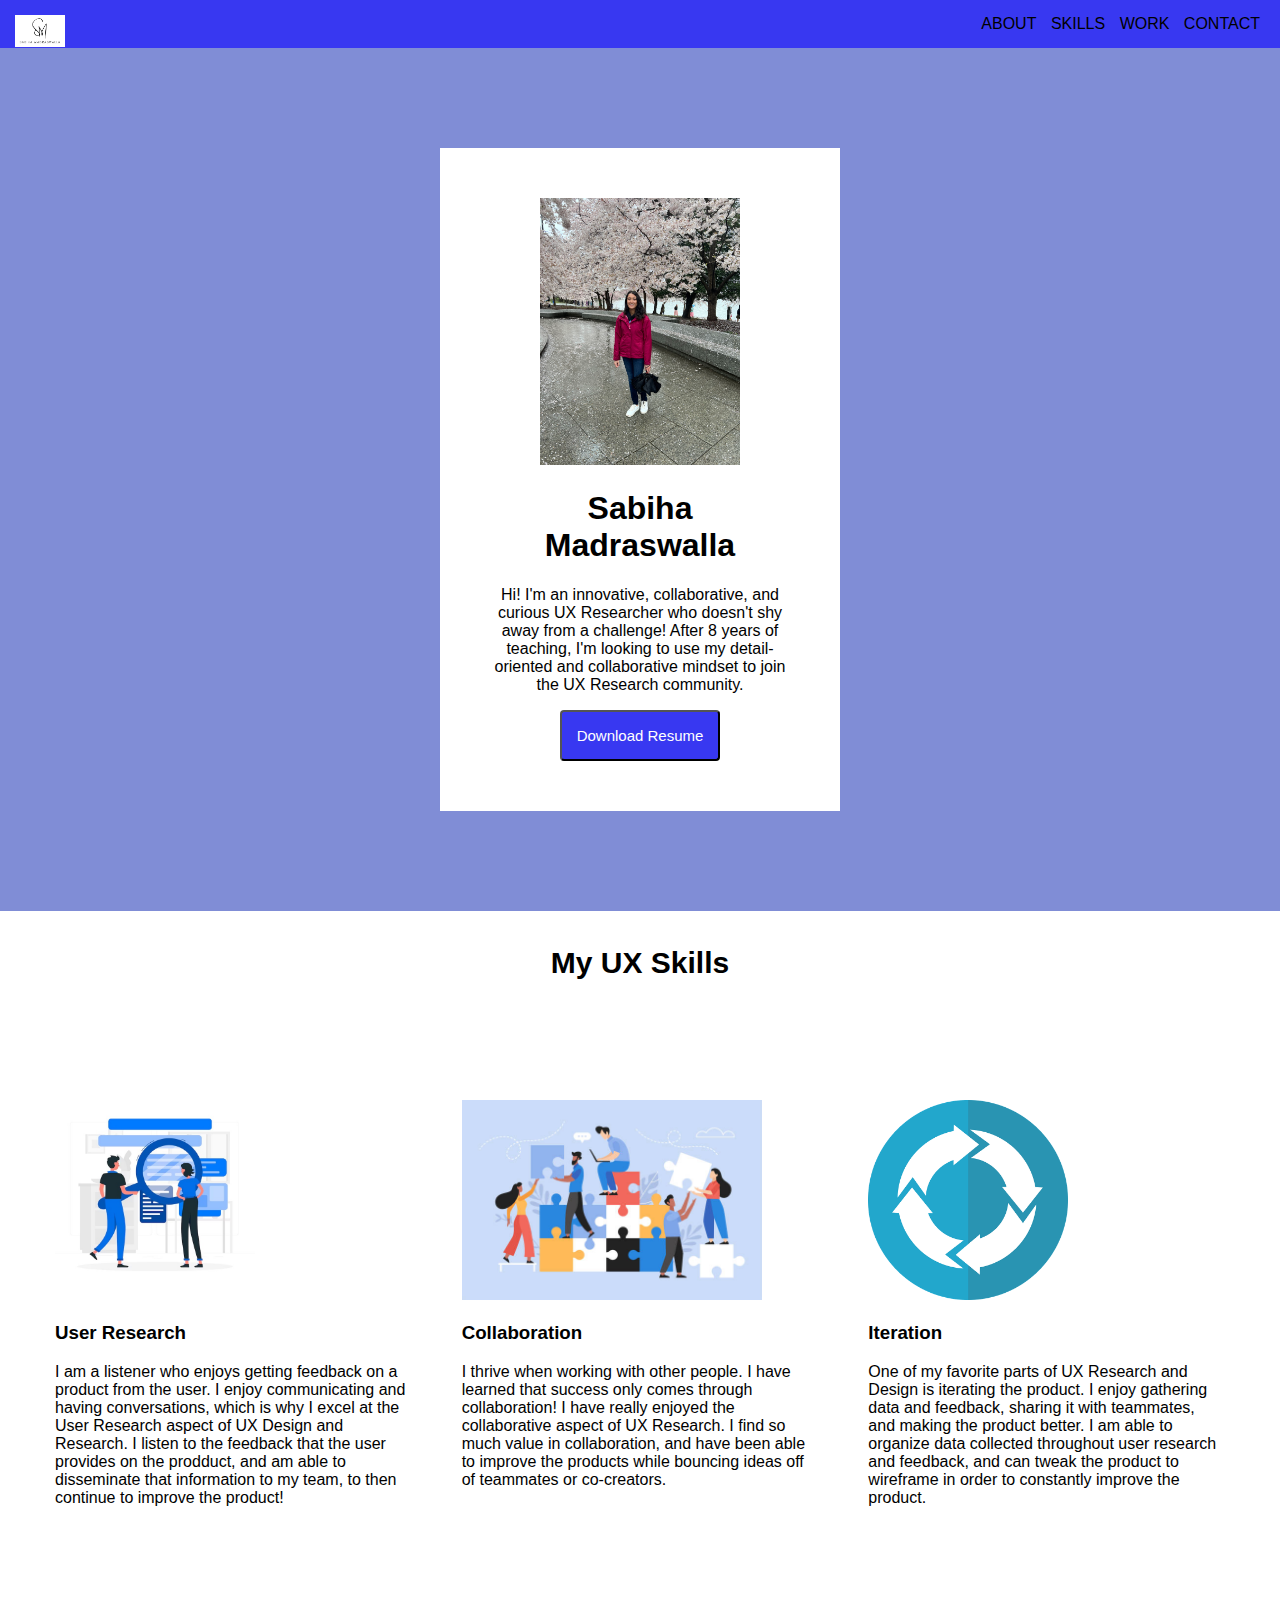
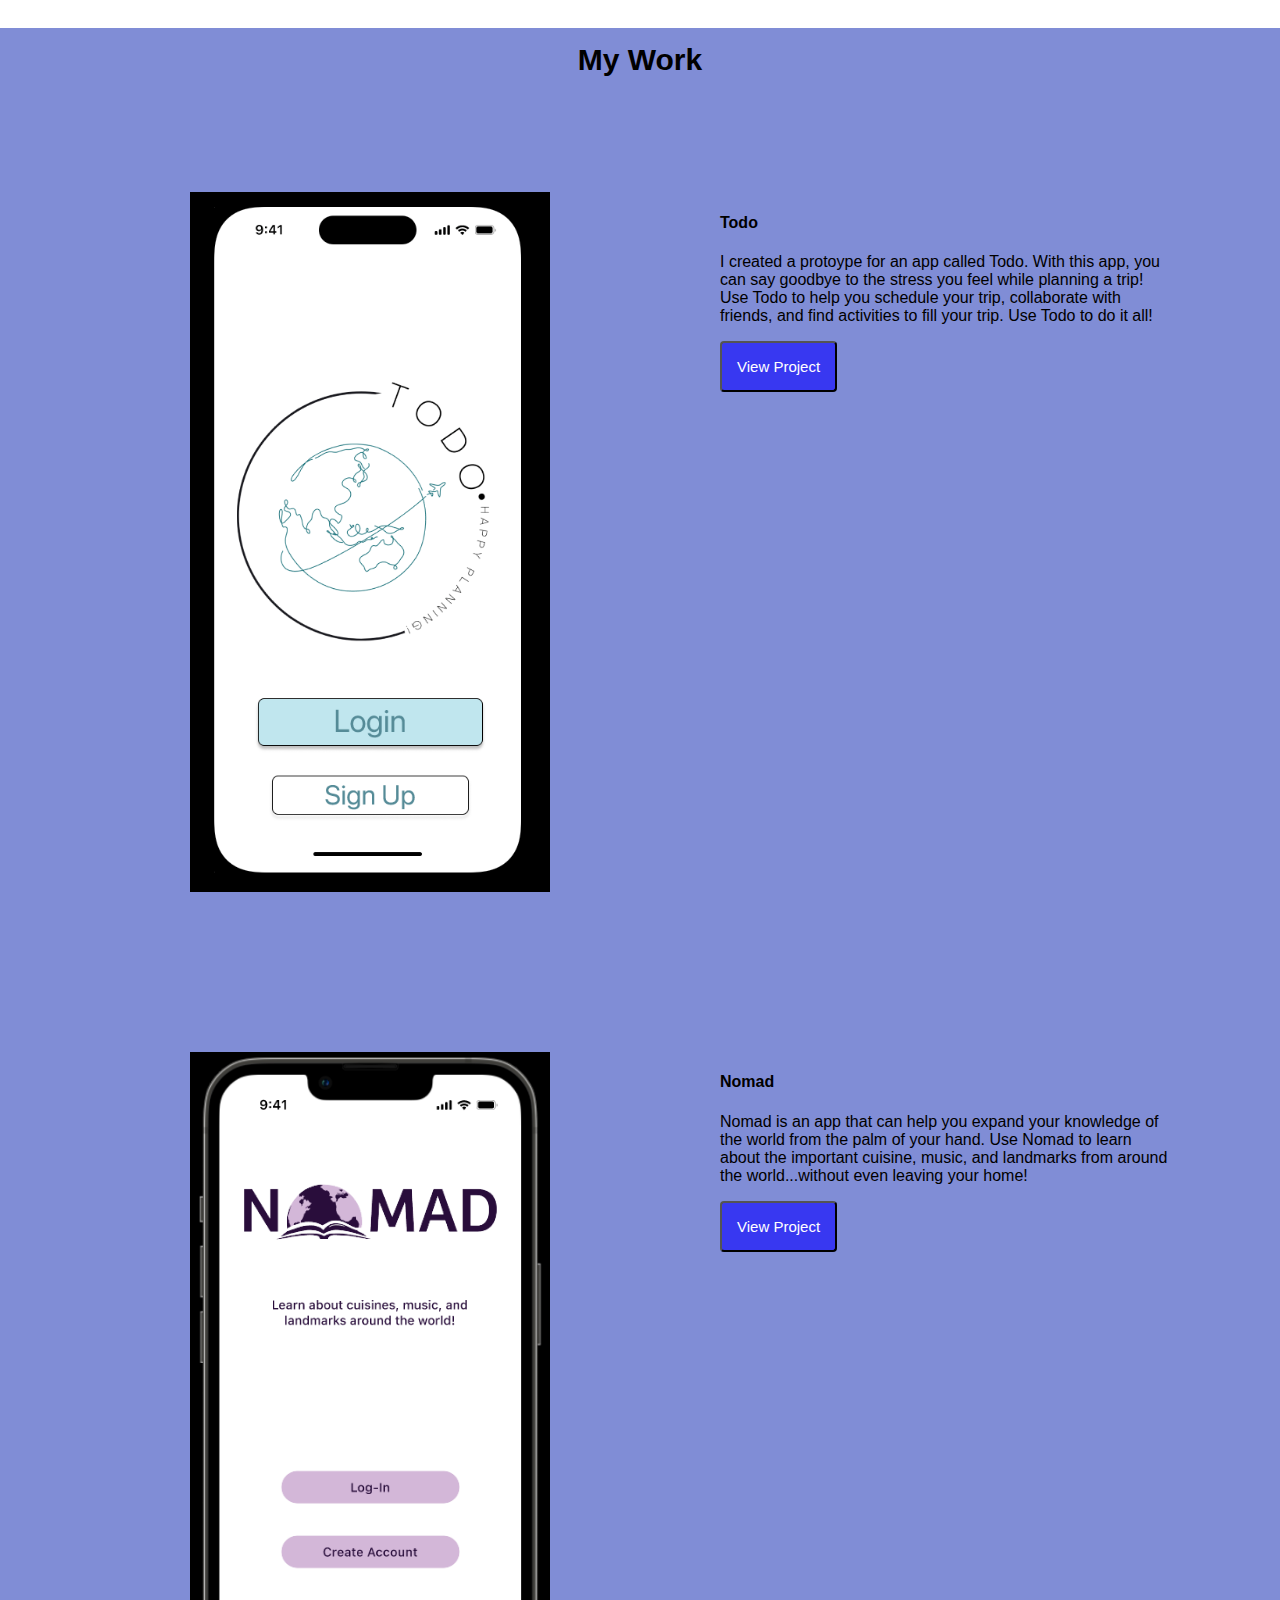
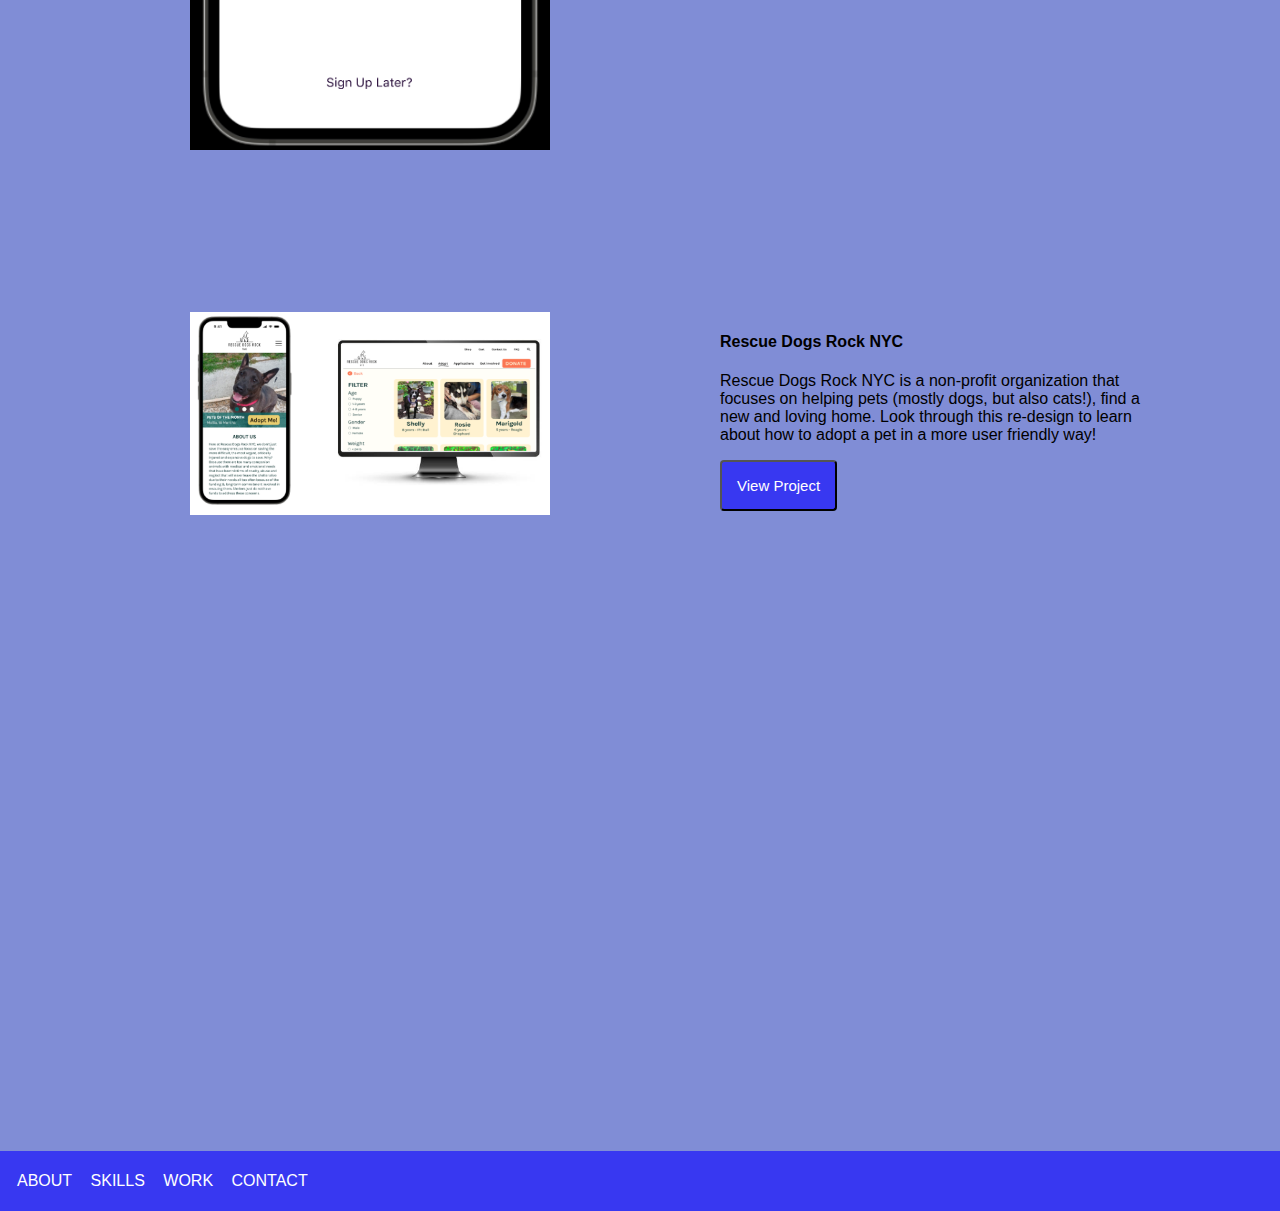
<file: index.html>
<!DOCTYPE html>
<html>
  <head>
    <title>Sabiha Madraswalla's UX Portfolio</title>
    <link href="css/style.css" type="text/css" rel="stylesheet">
  </head>
  <body>
    <header>
      <img id="logo" src="images/SM Portfolio Logo.png" width="50px">
        <li>ABOUT</li>
        <li>SKILLS</li>
        <li>WORK</li>
        <li>CONTACT</li>
      </ul>
    </header>
    <section class="heroImg">
      <div class="content">
        <img src="images/Profile Pic.jpg" width="200px">
        <h1>Sabiha Madraswalla</h1>
        <p>Hi! I'm an innovative, collaborative, and curious UX Researcher who doesn't shy away from a challenge! After 8 years of teaching, I'm looking to use my detail-oriented and collaborative mindset to join the UX Research community.</p>
        <button>Download Resume</button>
      </div>
    </section>
    <h1 class="heading">My UX Skills</h1>
    <section class="flexContainer">
      <div>
        <img src="images/User Research.jpeg" height="200px">
        <h3>User Research</h3>
        <p>I am a listener who enjoys getting feedback on a product from the user. I enjoy communicating and having conversations, which is why I excel at the User Research aspect of UX Design and Research. I listen to the feedback that the user provides on the prodduct, and am able to disseminate that information to my team, to then continue to improve the product!</p>
      </div>
      <div>
        <img src="images/collaboration.jpeg" height="200px">
        <h3>Collaboration</h3>
        <p>I thrive when working with other people. I have learned that success only comes through collaboration! I have really enjoyed the collaborative aspect of UX Research. I find so much value in collaboration, and have been able to improve the products while bouncing ideas off of teammates or co-creators. </p>
      </div>
      <div>
        <img src="images/iteration.webp" height="200px">
        <h3>Iteration</h3>
        <p>One of my favorite parts of UX Research and Design is iterating the product. I enjoy gathering data and feedback, sharing it with teammates, and making the product better. I am able to organize data collected throughout user research and feedback, and can tweak the product to wireframe in order to constantly improve the product.</p>
      </div>
    </section>

    <section class="myWork">
      <h1 class="heading">My Work</h1>
      <div class="workGrid">
        <div class="img1">
          <img src="images/Todo.png">
        </div>
        <div class="content1">
          <h4>Todo</h4>
          <p>I created a protoype for an app called Todo. With this app, you can say goodbye to the stress you feel while planning a trip! Use Todo to help you schedule your trip, collaborate with friends, and find activities to fill your trip. Use Todo to do it all! </p>
          <button>View Project</button>
        </div>
        <div class="img2">
          <img src="images/Nomad.png">
        </div>
        <div class="content2">
          <h4>Nomad</h4>
          <p>Nomad is an app that can help you expand your knowledge of the world from the palm of your hand. Use Nomad to learn about the important cuisine, music, and landmarks from around the world...without even leaving your home! </p>
          <button>View Project</button>
        </div>
        <div class="img3">
          <img src="images/RDRNYC.png">
        </div>
        <div class="content3">
          <h4>Rescue Dogs Rock NYC</h4>
          <p>Rescue Dogs Rock NYC is a non-profit organization that focuses on helping pets (mostly dogs, but also cats!), find a new and loving home. Look through this re-design to learn about how to adopt a pet in a more user friendly way!</p>
          <button>View Project</button>
        </div>
      </div>
    </section>
    <footer>
      <ul>
        <li>ABOUT</li>
        <li>SKILLS</li>
        <li>WORK</li>
        <li>CONTACT</li>
      </ul>
    </footer>
  </body>
</html>
</file>
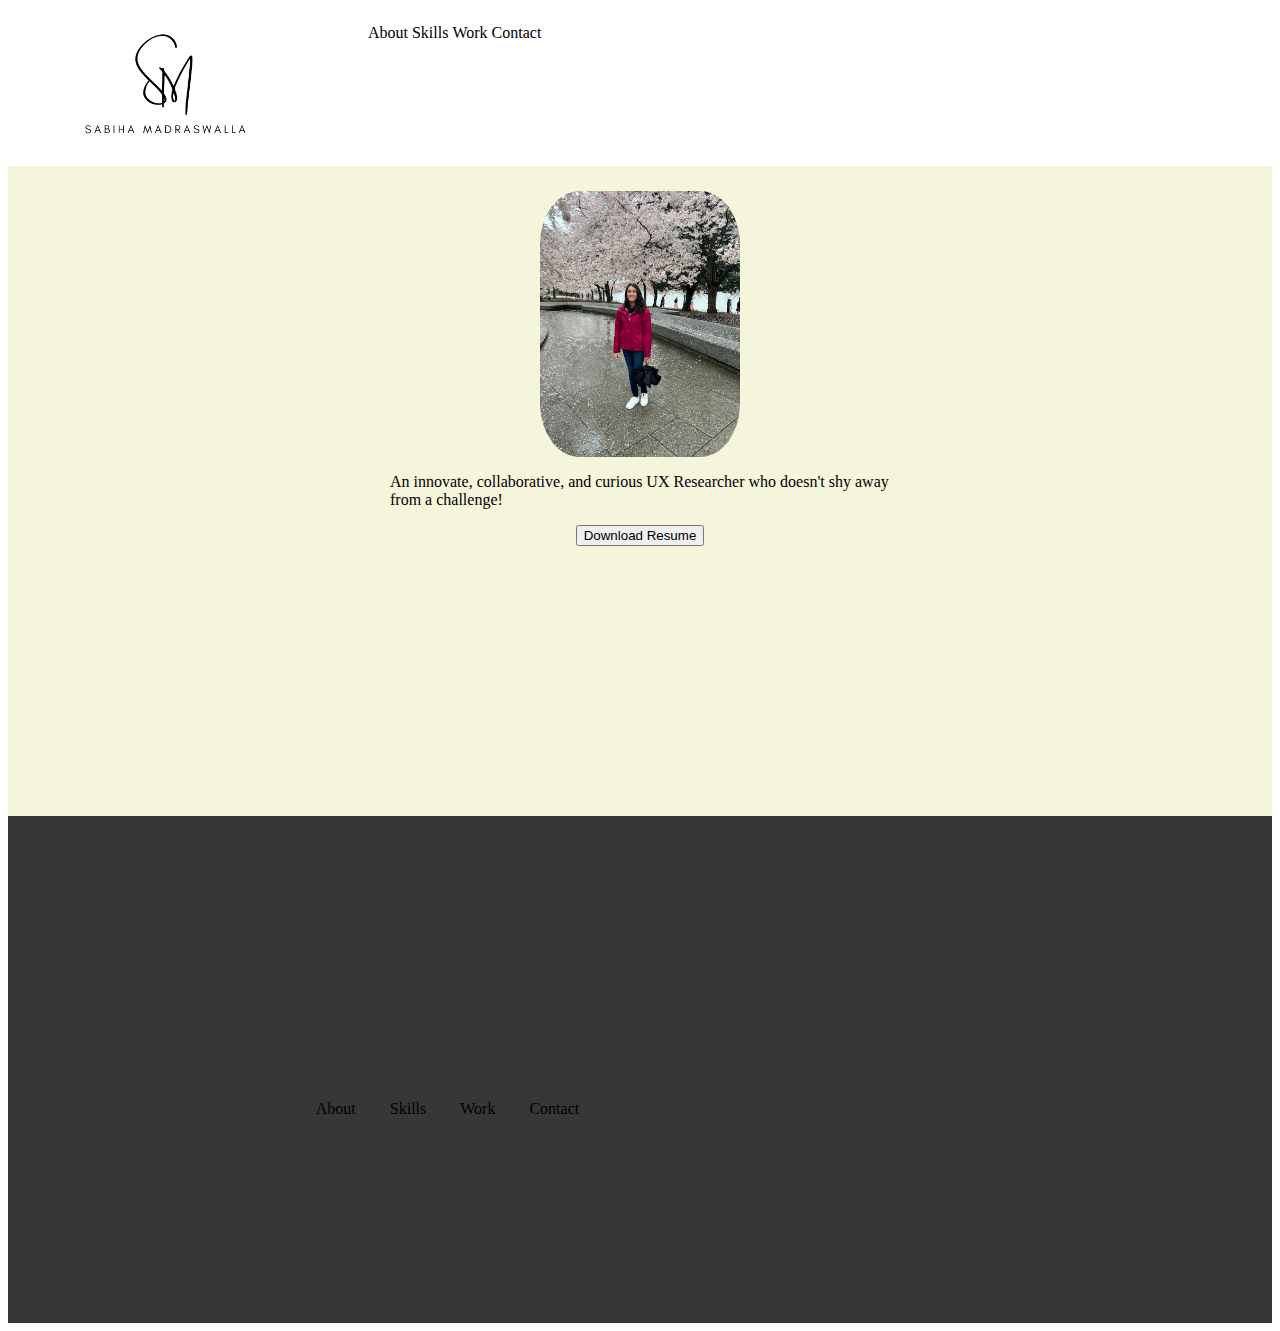
<file: Homepage/index.html>
<!DOCTYPE html>
<html lang="en">
<head>
    <meta charset="UTF-8">
    <meta name="viewport" content="width=device-width, initial-scale=1.0">
    <title>Sabiha Madraswalla Module 17</title>
    <link rel="stylesheet" type="text/css" href="css/style.css">
</head>
<body>
    <header class="navigation">
        <div class="inline-block logo">
            <img src="images/SM Portfolio Logo.png" width="200px">
        </div>
        <nav class="inline-block">
            <ul>
                <li class="inline-block">About</li>
                <li class="inline-block">Skills</li>
                <li class="inline-block">Work</li>
                <li class="inline-block">Contact</li>
            </ul>
        </nav>
    </header>    

    <section class="heroImg">
        <div class="content">
            <img id="Sabiha" src="images/Profile Pic.jpg" width="200px">
            <p>An innovate, collaborative, and curious UX Researcher who doesn't shy away from a challenge!</p>
            <button id="Button">Download Resume</button>
        </div>
    </section>

    <footer>
        <ul>
            <li class="inline-block">About</li>
            <li class="inline-block">Skills</li>
            <li class="inline-block">Work</li>
            <li class="inline-block">Contact</li>
        </ul>
    </footer>
</body>
</html>
</file>
<file: css/style.css>
body {
  margin: 0;
  font-family: 'Open Sans', sans-serif;
}
header {
  background-color: #3838f1;
  padding: 15px;
  text-align: right;
}
header ul {
  float: right;
  color: white;
  border-radius: 80px;

}
header li {
  display: inline-block;
  padding: 0px 5px;
}
header p {
  display: inline-block;
}
.heroImg {
  background-color: #808dd6;
  padding: 100px 15px;


}
.content {
  max-width: 300px;
  margin: 0 auto;
  padding: 50px;
  background-color: #FFFFFF;
  text-align: center;
}
button {
  padding: 15px;
  background-color: #3838f1;
  color: white;
  font-size: 15px;
  border-radius: 4px;
}
footer {
  background-color: #3838f1;
  padding: 5px;
  color: white;
}
footer ul {
  list-style: none;
  padding-left: 5px;
}
footer li {
  display: inline-block;
  padding: 0px 7px;
}
.heading {
  text-align: center;
  padding: 15px 5px;
  font-size: 30px;
}
/* My UX Skills Section */
.flexContainer {
  display: flex;
  padding: 60px 30px;
}
.flexContainer div {
  width: 33%;
  padding: 25px;
}

/* My Work Section */
.myWork {
  padding: 60px 30px;
  padding-top: 0;
  background-color: #808dd6;
}
.workGrid {
  display: grid;
  grid-template-columns: 50% 50%;
  grid-template-rows: 1fr 1fr 1fr;
  grid-template-areas:
  "img1 content1"
  "img2 content2"
  "img3 content3"
  ;
}
.workGrid img {
  width: 80%;
  height: auto;
  margin: 0 auto;
  display: block;
  padding: 0 80px;
}
.img1 {
  grid-area: img1;
}
.img2 {
  grid-area: img2;
}
.img3 {
  grid-area: img3;
}
.img1, .img2, .img3, .content1, .content2, .content3 {
  padding: 80px;
}
.content1 {
  grid-area: content1;
}
.content2 {
  grid-area: content2;
}
.content3 {
  grid-area: content3;
}

#logo {
  float:left;
  margin-right: 15px;
}


/* Mobile Media Query */
@media screen and (max-width: 600px) {
  .flexContainer {
    flex-direction: column;
  }

  .flexContainer > div {
    width: 100%;
  }

  .gridContainer {
    grid-template-areas:
      "header"
      "heroImg"
      "heading"
      "flexContainer"
      "myWork"
      "footer";
    grid-template-rows: auto auto auto auto auto auto;
    grid-template-columns: 1fr;
  }
}
</file>
<file: Homepage/css/style.css>
.inline-block{
    display: inline-block;
    vertical-align: top;
}

.logo{
    width: 23%;
    padding: 1%;
    text-align: center;
}

.nav{
    width: 73%;
    padding: 1%;
}

.ul{
    width: 50%;
    margin-left: auto;
}

.heroImg{
    height: 600px;
    padding: 25px;
    background-color: beige;
}

.content{
    width: 500px;
    margin: 0 auto;
}

footer{
    background-color: #373738;
    padding: 20%;
    height: 2px;
}

footer ul{
    display: inline-block;
    vertical-align: top;
}

footer li{
    padding: 15px;
}

#Sabiha{
    border-radius: 20%;
    display: block;
    margin-left: auto;
    margin-right: auto;
}

#Button{
    display: block;
    margin-left: auto;
    margin-right: auto;
}
</file>
